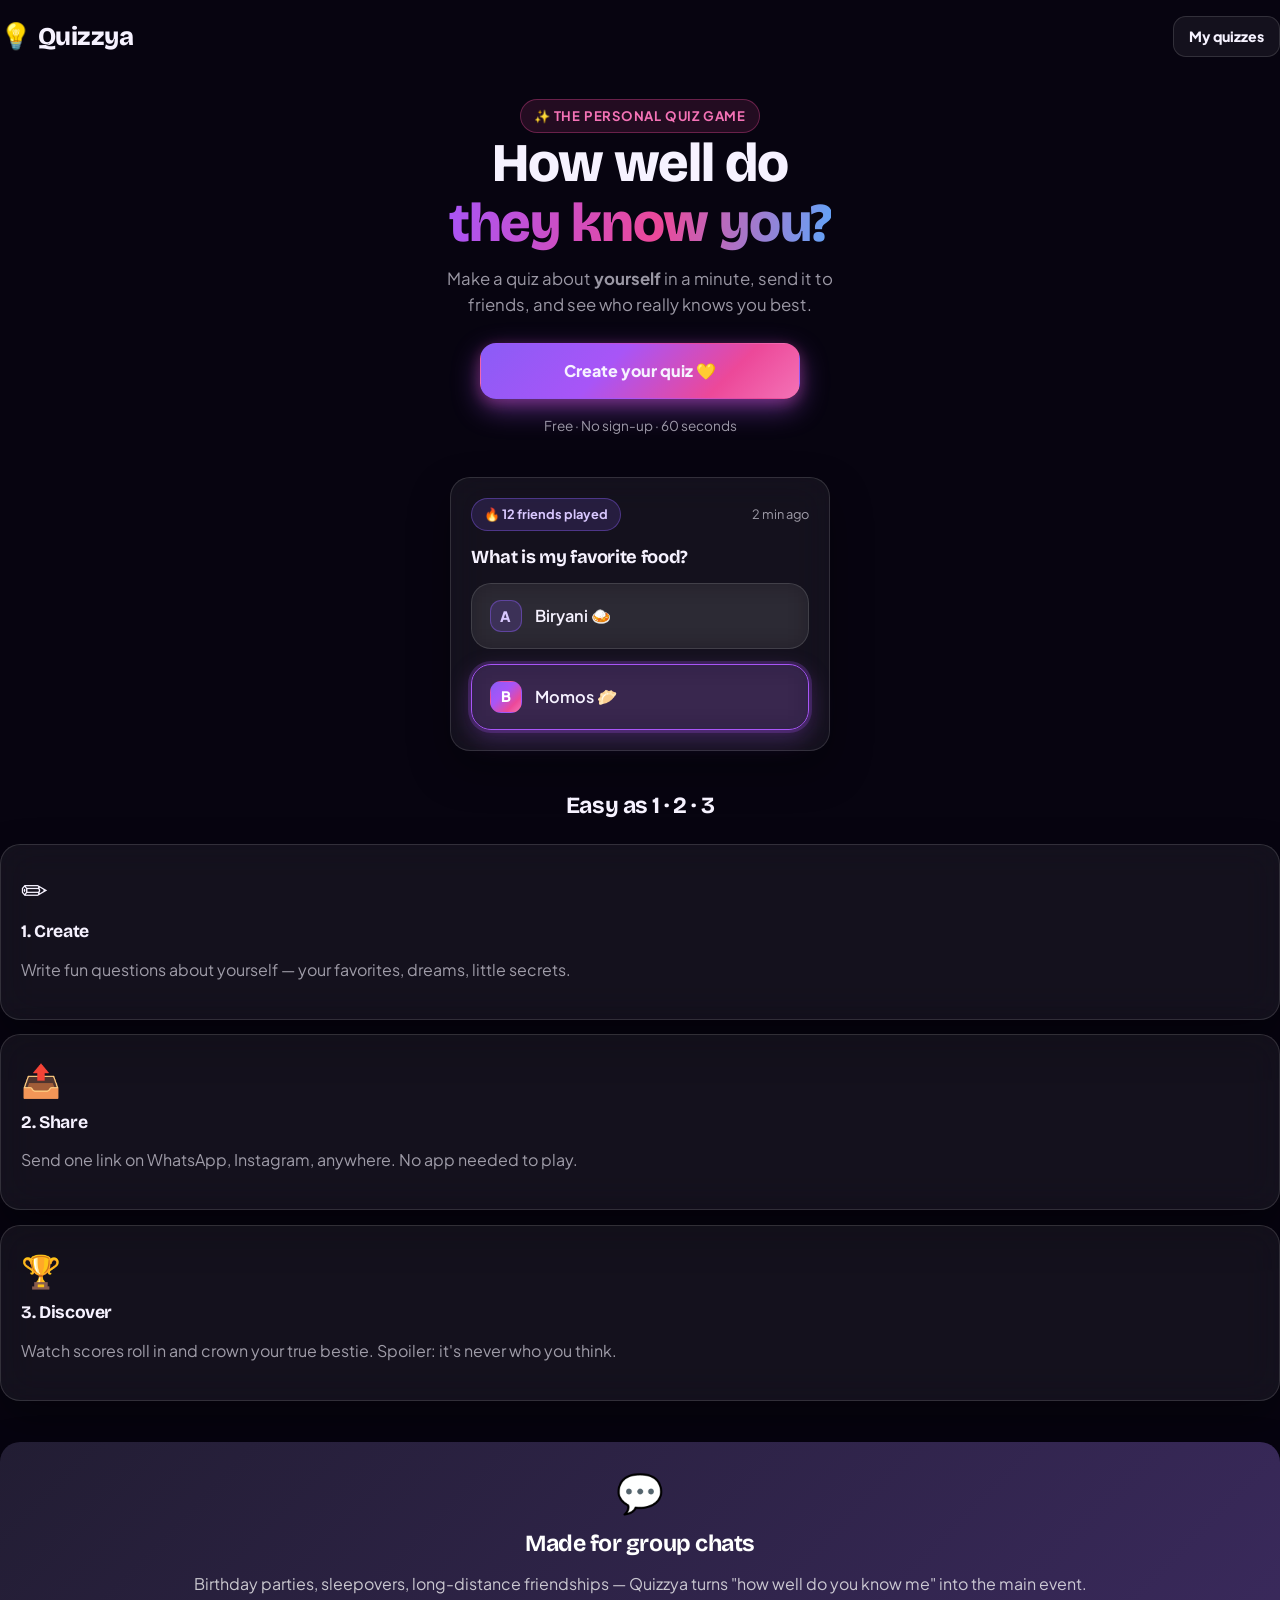
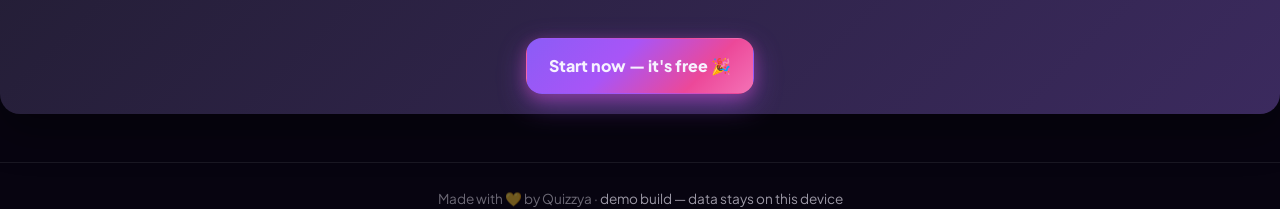
<file: index.html>
<!DOCTYPE html>
<html lang="en">
<head>
  <meta charset="UTF-8" />
  <meta name="viewport" content="width=device-width, initial-scale=1.0" />
  <title>Quizzya — How well do they know you?</title>
  <meta name="description" content="Create a fun personal quiz, share it with friends, and find out how well they really know you." />
  <link rel="preconnect" href="https://fonts.googleapis.com" />
  <link rel="preconnect" href="https://fonts.gstatic.com" crossorigin />
  <link href="https://fonts.googleapis.com/css2?family=Bricolage+Grotesque:opsz,wght@12..96,500;12..96,700;12..96,800&family=Plus+Jakarta+Sans:wght@400;600;700;800&display=swap" rel="stylesheet" />
  <link rel="stylesheet" href="css/style.css" />
</head>
<body>
  <div class="app">
    <nav class="nav rise">
      <a href="index.html" class="logo"><span class="logo-mark">💡</span>Quizzya</a>
      <a href="dashboard.html" class="btn btn-ghost btn-sm">My quizzes</a>
    </nav>

    <header class="center mt-3">
      <span class="eyebrow rise" style="--d:.05s">✨ The personal quiz game</span>
      <h1 class="rise" style="--d:.1s">How well do<br /><span class="grad-text">they know you?</span></h1>
      <p class="lead rise mt-2" style="--d:.18s;max-width:34ch;margin-inline:auto">
        Make a quiz about <b>yourself</b> in a minute, send it to friends, and see who really knows you best.
      </p>
      <div class="rise mt-3" style="--d:.26s">
        <a href="create.html" class="btn btn-primary btn-block" style="max-width:320px;margin:0 auto">Create your quiz 💛</a>
        <p class="muted mt-2" style="font-size:.85rem">Free · No sign-up · 60 seconds</p>
      </div>
    </header>

    <!-- Floating teaser card -->
    <div class="card rise mt-4 float-slow" style="--d:.34s;max-width:380px;margin-inline:auto;transform:rotate(-2deg)">
      <div class="row between">
        <span class="chip coral">🔥 12 friends played</span>
        <span class="muted" style="font-size:.8rem">2 min ago</span>
      </div>
      <h2 class="mt-2" style="font-size:1.15rem">What is my favorite food?</h2>
      <div class="stack mt-2">
        <div class="opt"><span class="key">A</span>Biryani 🍛</div>
        <div class="opt selected"><span class="key">B</span>Momos 🥟</div>
      </div>
    </div>

    <section class="mt-4">
      <h2 class="rise center">Easy as 1 · 2 · 3</h2>
      <div class="stack mt-3">
        <div class="card rise" style="--d:.05s">
          <div style="font-size:2rem">✏️</div>
          <h3 class="mt-1">1. Create</h3>
          <p class="muted">Write fun questions about yourself — your favorites, dreams, little secrets.</p>
        </div>
        <div class="card rise" style="--d:.12s">
          <div style="font-size:2rem">📤</div>
          <h3 class="mt-1">2. Share</h3>
          <p class="muted">Send one link on WhatsApp, Instagram, anywhere. No app needed to play.</p>
        </div>
        <div class="card rise" style="--d:.19s">
          <div style="font-size:2rem">🏆</div>
          <h3 class="mt-1">3. Discover</h3>
          <p class="muted">Watch scores roll in and crown your true bestie. Spoiler: it's never who you think.</p>
        </div>
      </div>
    </section>

    <section class="card center mt-4 rise" style="background:linear-gradient(135deg,#221d33,#3b2a5e);border:none;color:#fff">
      <div style="font-size:2.4rem" class="bounce-soft">💬</div>
      <h2 class="mt-1" style="color:#fff">Made for group chats</h2>
      <p style="color:rgba(255,255,255,.75)">Birthday parties, sleepovers, long-distance friendships — Quizzya turns "how well do you know me" into the main event.</p>
      <a href="create.html" class="btn btn-primary mt-3">Start now — it's free 🎉</a>
    </section>

    <footer class="footer">Made with 💛 by Quizzya · <span class="muted">demo build — data stays on this device</span></footer>
  </div>
  <script src="js/store.js"></script>
</body>
</html>
</file>
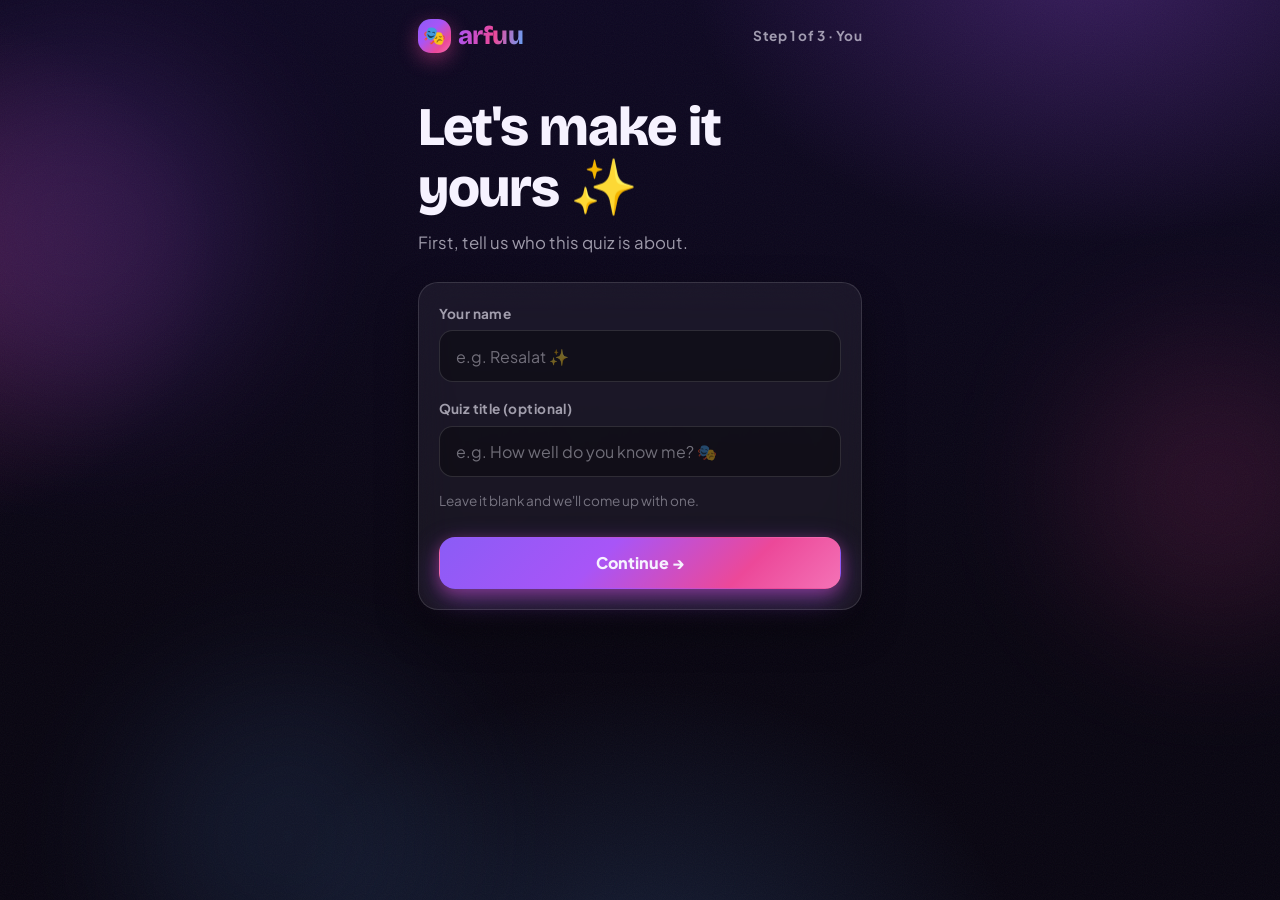
<file: builder.html>
<!DOCTYPE html>
<html lang="en">
<head>
  <meta charset="UTF-8">
  <meta name="viewport" content="width=device-width, initial-scale=1.0">
  <title>Builder — arfuu</title>
  <link rel="preconnect" href="https://fonts.googleapis.com">
  <link rel="preconnect" href="https://fonts.gstatic.com" crossorigin>
  <link href="https://fonts.googleapis.com/css2?family=Bricolage+Grotesque:wght@500;700;800&family=Plus+Jakarta+Sans:wght@400;600;700;800&display=swap" rel="stylesheet">
  <link rel="stylesheet" href="css/style.css">
</head>
<body>
  <!-- ambient background layers (every page) -->
  <div class="bg-fx"><i class="blob b1"></i><i class="blob b2"></i><i class="blob b3"></i></div>
  <div class="grain"></div>

  <div class="wrap">
    <!-- top nav -->
    <nav class="nav">
      <a class="logo" href="index.html"><span class="mark">🎭</span><em>arfuu</em></a>
      <span class="step-label">Step 2 of 3 · Questions</span>
    </nav>

    <!-- live question count + progress bar -->
    <div class="row between mt-3">
      <span class="chip" id="qCount">0 questions</span>
      <div class="progress" style="flex:1"><i id="bar"></i></div>
    </div>

    <div class="mt-2 rise">
      <h1>Ask the fun stuff 🎈</h1>
      <p class="lead">Add at least <b>3 questions</b>. Tap the ✓ on the right answer — only you know it!</p>
    </div>

    <!-- saved questions render here -->
    <div class="stack mt-3" id="qList"></div>

    <!-- question editor card -->
    <div class="card mt-3" id="editor">
      <h3 id="editorTitle">New question</h3>

      <div class="field mt-2">
        <input type="text" id="qText" maxlength="140" placeholder="e.g. What's my ultimate comfort food? 🍛" autocomplete="off">
      </div>

      <!-- answer option rows render here -->
      <div class="stack mt-2" id="optInputs"></div>

      <button class="btn btn-soft btn-sm mt-2" id="addOpt">＋ Add option</button>
      <p class="hint">Tap ✓ to mark the correct answer.</p>
      <!-- validation message, hidden until needed -->
      <p class="err hidden" id="qErr" role="alert"></p>

      <div class="row mt-2">
        <button class="btn btn-primary btn-block" id="saveQ">Add question ✓</button>
        <button class="btn btn-ghost hidden" id="cancelEdit">Cancel</button>
      </div>
    </div>

    <!-- bottom actions -->
    <div class="row mt-3">
      <a class="btn btn-ghost" href="create.html">← Back</a>
      <button class="btn btn-soft" id="toPreview" style="flex:1">Preview 👀</button>
    </div>
    <button class="btn btn-primary btn-block btn-lg mt-2" id="publish">Create My Quiz ✨</button>
  </div>

  <script src="js/store.js"></script>
  <script>
    // ============================================================
    // builder.html — Step 2 of 3: write the questions.
    // Reads/writes the draft in sessionStorage under 'arfuu_draft':
    //   { creatorName, title, questions: [{id, text, options[], correctIndex}] }
    // ============================================================

    const LETTERS = ['A', 'B', 'C', 'D', 'E', 'F'];
    const MAX_OPTIONS = 6;

    // ---- load the draft (create.html must have run first) ----
    let draft = null;
    try {
      draft = JSON.parse(sessionStorage.getItem('arfuu_draft'));
    } catch (e) { draft = null; }
    if (!draft || !draft.creatorName) {
      location.href = 'create.html';
    }

    // ---- editor state (kept outside the DOM so re-renders never wipe typing) ----
    let editingId = null;   // null = adding a new question
    let correctIdx = -1;    // which option row is marked ✓ (-1 = none)

    // Five friendly samples so nobody stares at a blank page.
    function seedSamples() {
      const samples = [
        { text: "What's my ultimate comfort food? 🍛", options: ['Pizza 🍕', 'Biryani 🍗', 'Momos 🥟', 'Pasta 🍝'], correctIndex: 1 },
        { text: 'Which cartoon could I rewatch forever? 📺', options: ['Tom & Jerry 🐭', 'Shinchan 😎', 'Doraemon 🔔', 'Oggy the cat 🐱'], correctIndex: 0 },
        { text: 'Pick the song stuck in my head right now 🎵', options: ['Kesariya 🎶', 'Perfect 🎸', 'Levitating 🪩', 'Apna Time Aayega 🎤'], correctIndex: 2 },
        { text: 'My dream trip would be to… ✈️', options: ['Paris 🗼', 'Bali 🏝️', 'Tokyo 🍣', 'Switzerland 🏔️'], correctIndex: 1 },
        { text: "On a free evening, I'm usually… 🌙", options: ['Gaming 🎮', 'Scrolling reels 📱', 'Out with friends 🧋', 'Reading 📚'], correctIndex: 0 },
      ];
      draft.questions = samples.map((s, i) => ({ id: 'seed' + (i + 1), text: s.text, options: s.options, correctIndex: s.correctIndex }));
      persist();
    }

    function persist() {
      try { sessionStorage.setItem('arfuu_draft', JSON.stringify(draft)); } catch (e) { /* storage full/blocked — keep going */ }
    }

    // ---- question counter + progress bar ----
    function updateCounter() {
      const n = draft.questions.length;
      $('#qCount').textContent = n + ' question' + (n === 1 ? '' : 's');
      $('#bar').style.width = (Math.min(n / 5, 1) * 100) + '%';
    }

    // ---- render the saved-question list ----
    function renderList() {
      const list = $('#qList');
      if (!draft.questions.length) {
        list.innerHTML = '<div class="empty"><span class="big">🫗</span><b>No questions yet</b><p>Add your first one below!</p></div>';
        return;
      }
      list.innerHTML = draft.questions.map((q, i) => `
        <article class="card pop">
          <div class="row between">
            <span class="badge-num">${i + 1}</span>
            <span class="row">
              <button class="icon-btn" data-act="edit" data-id="${q.id}" title="Edit question">✏️</button>
              <button class="icon-btn" data-act="del" data-id="${q.id}" title="Delete question">🗑️</button>
            </span>
          </div>
          <b style="display:block;margin-top:0.7rem">${esc(q.text)}</b>
          <p class="muted" style="margin:0.4rem 0 0">✓ ${esc(q.options[q.correctIndex] ?? '')}</p>
        </article>`).join('');
    }

    // One click handler for every edit/delete button (event delegation).
    $('#qList').addEventListener('click', (e) => {
      const btn = e.target.closest('[data-act]');
      if (!btn) return;
      const q = draft.questions.find((x) => x.id === btn.dataset.id);
      if (!q) return;
      if (btn.dataset.act === 'del') {
        draft.questions = draft.questions.filter((x) => x.id !== q.id);
        if (editingId === q.id) resetEditor();
        persist(); renderList(); updateCounter();
        toast('Poof — question deleted 🗑️');
      } else {
        startEdit(q);
      }
    });

    // ---- option rows in the editor ----
    // Read what's currently typed (so add/remove never loses input).
    function getRowValues() {
      return $$('#optInputs .opt-val').map((input) => input.value);
    }

    // Paint the option rows from an array of strings.
    function renderOptRows(values) {
      $('#optInputs').innerHTML = values.map((v, i) => `
        <div class="row opt-row">
          <span class="chip">${LETTERS[i]}</span>
          <input type="text" class="opt-val" style="flex:1" maxlength="60" placeholder="Option ${LETTERS[i]}…" value="${esc(v)}" autocomplete="off">
          <button class="icon-btn mark${i === correctIdx ? ' on' : ''}" title="Mark as correct">✓</button>
          <button class="icon-btn rm" title="Remove option" style="width:1.9rem;height:1.9rem;font-size:0.85rem">✕</button>
        </div>`).join('');
    }

    // Mark / remove buttons live inside #optInputs — one delegated handler.
    $('#optInputs').addEventListener('click', (e) => {
      const mark = e.target.closest('.mark');
      const rm = e.target.closest('.rm');
      const rows = $$('#optInputs .opt-row');
      const row = e.target.closest('.opt-row');
      const i = rows.indexOf(row);

      if (mark) {
        // Toggle: only one option can be "the one" at a time.
        correctIdx = (correctIdx === i) ? -1 : i;
        $$('#optInputs .mark').forEach((b, j) => b.classList.toggle('on', j === correctIdx));
      } else if (rm) {
        const values = getRowValues();
        if (values.length <= 2) { toast('Keep at least 2 options ✌️'); return; }
        values.splice(i, 1);
        if (correctIdx === i) correctIdx = -1;
        else if (correctIdx > i) correctIdx -= 1;
        renderOptRows(values);
      }
    });

    $('#addOpt').addEventListener('click', () => {
      const values = getRowValues();
      if (values.length >= MAX_OPTIONS) { toast('Max 6 options — keep it snappy ✂️'); return; }
      values.push('');
      renderOptRows(values);
      const inputs = $$('#optInputs .opt-val');
      inputs[inputs.length - 1].focus();
    });

    // ---- editor: new vs editing ----
    function resetEditor() {
      editingId = null;
      correctIdx = -1;
      $('#editorTitle').textContent = 'New question';
      $('#qText').value = '';
      renderOptRows(['', '']);
      $('#saveQ').textContent = 'Add question ✓';
      $('#cancelEdit').classList.add('hidden');
      hideErr();
    }

    function startEdit(q) {
      editingId = q.id;
      correctIdx = q.correctIndex;
      $('#editorTitle').textContent = 'Edit question';
      $('#qText').value = q.text;
      renderOptRows(q.options.slice());
      $('#saveQ').textContent = 'Save changes ✓';
      $('#cancelEdit').classList.remove('hidden');
      hideErr();
      $('#editor').scrollIntoView({ behavior: 'smooth', block: 'center' });
    }

    $('#cancelEdit').addEventListener('click', resetEditor);

    function showErr(msg) {
      const el = $('#qErr');
      el.textContent = msg;
      el.classList.remove('hidden');
    }
    function hideErr() {
      const el = $('#qErr');
      el.classList.add('hidden');
      el.textContent = '';
    }

    // ---- save (add new or apply edit) ----
    $('#saveQ').addEventListener('click', () => {
      hideErr();
      const text = $('#qText').value.trim();
      if (text.length < 4) {
        showErr('Give your question a little more love — 4+ characters ✏️');
        return;
      }
      const raw = getRowValues().map((v) => v.trim());
      const filled = raw.filter((v) => v);
      if (filled.length < 2) {
        showErr('Fill in at least 2 options so your friends can choose 🧩');
        return;
      }
      // No two options may read the same (case-insensitive).
      const seen = new Set();
      for (const opt of filled) {
        const key = opt.toLowerCase();
        if (seen.has(key)) { showErr('Oops — two options are the same! Make each one unique 👀'); return; }
        seen.add(key);
      }
      // The marked answer must be one of the filled options.
      if (correctIdx < 0 || !raw[correctIdx]) {
        showErr('Tap the ✓ on the right answer — only you know it! 💜');
        return;
      }
      const correctValue = raw[correctIdx];
      const newCorrect = filled.findIndex((v) => v === correctValue);
      const question = {
        id: editingId || ('q' + Date.now().toString(36) + Math.random().toString(36).slice(2, 6)),
        text,
        options: filled,
        correctIndex: newCorrect,
      };
      if (editingId) {
        const i = draft.questions.findIndex((q) => q.id === editingId);
        if (i > -1) draft.questions[i] = question;
        toast('Question updated ✨');
      } else {
        draft.questions.push(question);
        toast('Question added 🎉');
      }
      persist(); renderList(); updateCounter(); resetEditor();
    });

    // ---- footer actions ----
    $('#toPreview').addEventListener('click', () => {
      persist();
      location.href = 'preview.html';
    });

    $('#publish').addEventListener('click', async () => {
      if (draft.questions.length < 3) {
        toast('Add at least 3 questions first 🎈');
        $('#editor').scrollIntoView({ behavior: 'smooth', block: 'center' });
        return;
      }
      const btn = $('#publish');
      btn.disabled = true;
      btn.textContent = 'Creating… ✨';
      try {
        const r = await QuizStore.create({
          title: draft.title,
          creatorName: draft.creatorName,
          questions: draft.questions.map(({ text, options, correctIndex }) => ({ text, options, correctIndex })),
        });
        sessionStorage.removeItem('arfuu_draft');
        location.href = `share.html?id=${encodeURIComponent(r.id)}&secret=${encodeURIComponent(r.secret)}`;
      } catch (e) {
        btn.disabled = false;
        btn.textContent = 'Create My Quiz ✨';
        toast("Couldn't create — check your connection 😢");
      }
    });

    // ---- init ----
    if (!draft.questions || !draft.questions.length) seedSamples();
    renderOptRows(['', '']);
    renderList();
    updateCounter();
  </script>
</body>
</html>
</file>
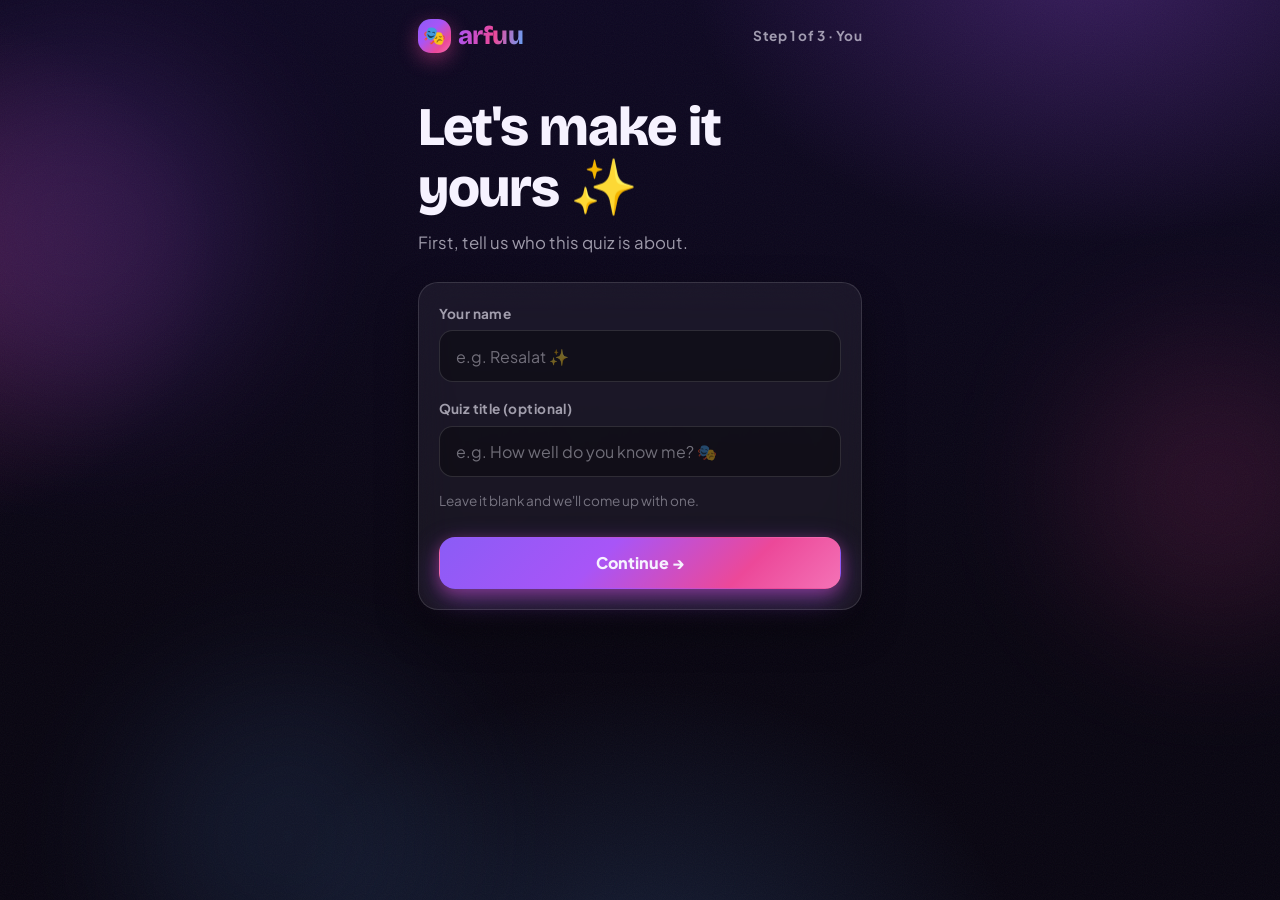
<file: create.html>
<!DOCTYPE html>
<html lang="en">
<head>
  <meta charset="UTF-8">
  <meta name="viewport" content="width=device-width, initial-scale=1.0">
  <title>Create your quiz — arfuu</title>
  <link rel="preconnect" href="https://fonts.googleapis.com">
  <link rel="preconnect" href="https://fonts.gstatic.com" crossorigin>
  <link href="https://fonts.googleapis.com/css2?family=Bricolage+Grotesque:wght@500;700;800&family=Plus+Jakarta+Sans:wght@400;600;700;800&display=swap" rel="stylesheet">
  <link rel="stylesheet" href="css/style.css">
</head>
<body>
  <!-- ambient background layers (every page) -->
  <div class="bg-fx"><i class="blob b1"></i><i class="blob b2"></i><i class="blob b3"></i></div>
  <div class="grain"></div>

  <div class="wrap">
    <!-- top nav -->
    <nav class="nav">
      <a class="logo" href="index.html"><span class="mark">🎭</span><em>arfuu</em></a>
      <span class="step-label">Step 1 of 3 · You</span>
    </nav>

    <div class="mt-3 rise">
      <h1>Let's make it yours ✨</h1>
      <p class="lead">First, tell us who this quiz is about.</p>
    </div>

    <div class="card mt-3 rise" style="--d:.08s">
      <!-- quiz creator name -->
      <div class="field">
        <label for="name">Your name</label>
        <input type="text" id="name" maxlength="30" placeholder="e.g. Resalat ✨" autocomplete="off">
      </div>
      <!-- optional custom title -->
      <div class="field mt-2">
        <label for="quizTitle">Quiz title (optional)</label>
        <input type="text" id="quizTitle" maxlength="60" placeholder="e.g. How well do you know me? 🎭" autocomplete="off">
        <p class="hint">Leave it blank and we'll come up with one.</p>
      </div>
      <!-- validation message, hidden until needed -->
      <p class="err hidden" id="err" role="alert"></p>

      <button class="btn btn-primary btn-block mt-3" id="go">Continue →</button>
    </div>
  </div>

  <script src="js/store.js"></script>
  <script>
    // Step 1 of quiz creation: who is this quiz about?
    // We stash a draft in sessionStorage so builder.html can pick it up.

    const nameInput = document.getElementById("name");
    const titleInput = document.getElementById("quizTitle");
    const errEl = document.getElementById("err");
    const goBtn = document.getElementById("go");

    // Show a validation error under the form.
    function showError(msg) {
      if (!errEl) return;
      errEl.textContent = msg;
      errEl.classList.remove("hidden");
    }

    function hideError() {
      if (!errEl) return;
      errEl.classList.add("hidden");
      errEl.textContent = "";
    }

    // Validate, save the draft, and move on to the builder.
    function goNext() {
      hideError();
      const name = nameInput ? nameInput.value.trim() : "";
      if (name.length < 2) {
        showError("Give us at least 2 letters 😊");
        if (nameInput) nameInput.focus();
        return;
      }
      const title = (titleInput && titleInput.value.trim()) || name + "'s quiz";

      try {
        sessionStorage.setItem(
          "arfuu_draft",
          JSON.stringify({ creatorName: name, title: title, questions: [] })
        );
      } catch (e) {
        // sessionStorage can throw in private mode — still continue,
        // the builder will nudge back to this page if the draft is missing.
        toast("Couldn't save the draft, but let's try anyway 💜");
      }
      location.href = "builder.html";
    }

    if (goBtn) goBtn.addEventListener("click", goNext);
    // Let Enter submit from either field.
    if (nameInput) nameInput.addEventListener("keydown", (e) => { if (e.key === "Enter") goNext(); });
    if (titleInput) titleInput.addEventListener("keydown", (e) => { if (e.key === "Enter") goNext(); });
  </script>
</body>
</html>
</file>
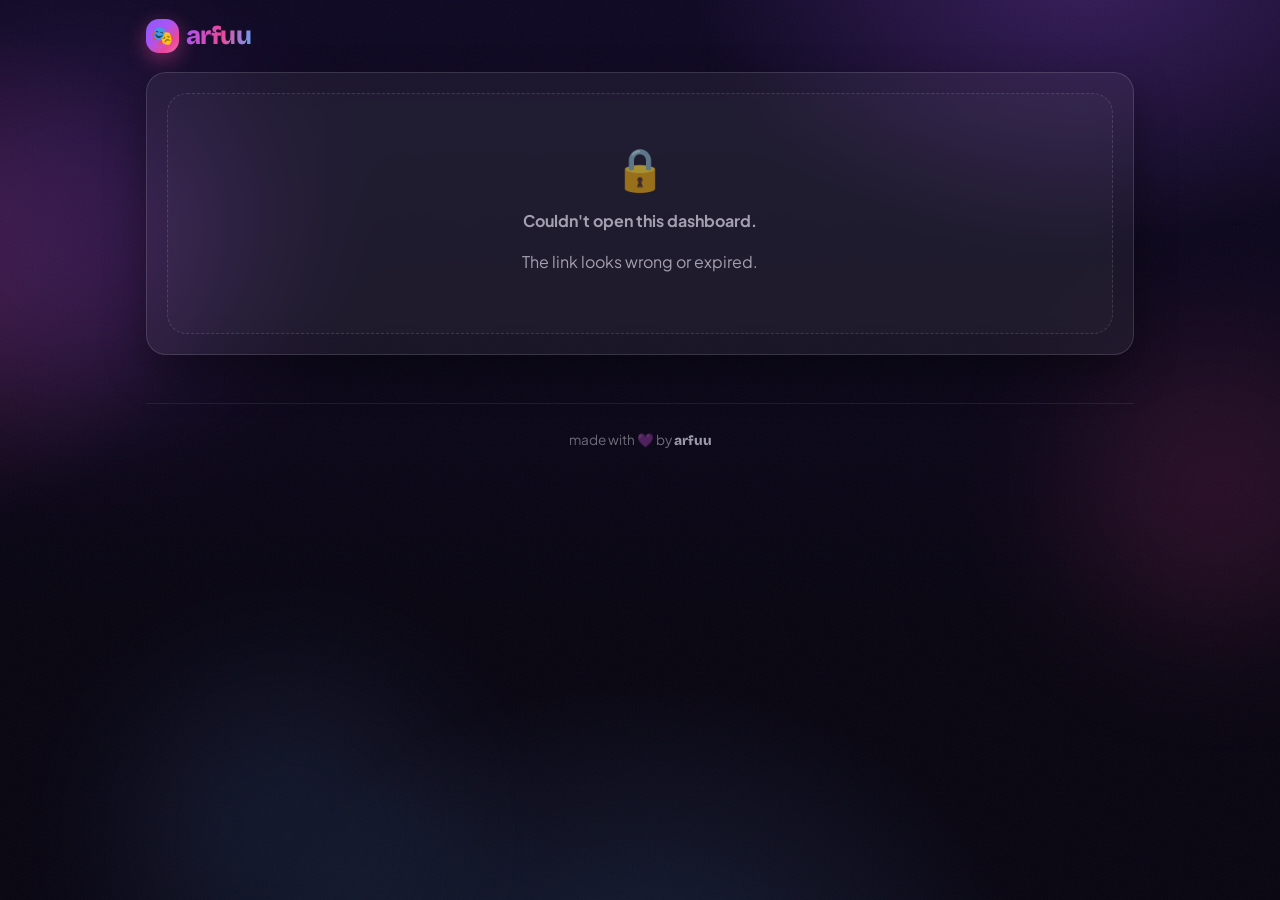
<file: dashboard.html>
<!DOCTYPE html>
<html lang="en">
<head>
  <meta charset="UTF-8">
  <meta name="viewport" content="width=device-width, initial-scale=1.0">
  <title>Your Dashboard — arfuu</title>
  <!-- Google fonts used by the design system -->
  <link rel="preconnect" href="https://fonts.googleapis.com">
  <link rel="preconnect" href="https://fonts.gstatic.com" crossorigin>
  <link href="https://fonts.googleapis.com/css2?family=Bricolage+Grotesque:wght@500;700;800&family=Plus+Jakarta+Sans:wght@400;600;700;800&display=swap" rel="stylesheet">
  <link rel="stylesheet" href="css/style.css">
</head>
<body>
  <!-- Ambient background: gradient blobs + film grain -->
  <div class="bg-fx"><i class="blob b1"></i><i class="blob b2"></i><i class="blob b3"></i></div>
  <div class="grain"></div>

  <div class="wrap wrap-wide">
    <!-- Brand header -->
    <nav class="nav">
      <a class="logo" href="index.html"><span class="mark">🎭</span><em>arfuu</em></a>
    </nav>

    <!-- Loading state: replaced by content or by the error box -->
    <div id="loading" class="card center rise">Loading your dashboard… 💜</div>

    <!-- Everything below is rendered by JS into #dash -->
    <div id="dash" class="hidden"></div>

    <footer class="footer">made with 💜 by <span class="flogo">arfuu</span></footer>
  </div>

  <script src="js/store.js"></script>
  <script>
    // ============================================================
    // dashboard.html — the quiz creator's private results view.
    // URL: dashboard.html?id=<quizId>&secret=<quizSecret>
    // The secret unlocks the answers + everyone's responses.
    // ============================================================
    (async function () {
      'use strict';

      var loading = document.getElementById('loading');
      var dash = document.getElementById('dash');

      // fmtDate may not exist in store.js yet — provide a safe local fallback.
      var fmtDate = window.fmtDate || function (iso) {
        try {
          return new Date(iso).toLocaleDateString(undefined, {
            day: 'numeric',
            month: 'short',
            year: 'numeric',
          });
        } catch (e) {
          return '';
        }
      };

      // ---- read ?id=&secret= from the URL ----
      var qs = new URLSearchParams(location.search);
      var id = qs.get('id');
      var secret = qs.get('secret');

      // ---- error state: bad/missing link ----
      function showError() {
        loading.innerHTML =
          '<div class="empty">' +
          '<span class="big">🔒</span>' +
          "<b>Couldn't open this dashboard.</b>" +
          '<p>The link looks wrong or expired.</p>' +
          '</div>';
      }

      if (!id || !secret) {
        showError();
        return;
      }

      // ---- one response card: expandable, with per-question review ----
      function responseCard(r, quiz) {
        var rows = quiz.questions
          .map(function (q, i) {
            var picked = r.picks[i];
            var good = picked === q.correctIndex;
            var ra = good
              ? 'Picked: <b>' + esc(q.options[picked] ?? '—') + '</b> ✓'
              : 'Picked: <b>' +
                esc(q.options[picked] ?? '—') +
                '</b> ✗<br>Correct: <b>' +
                esc(q.options[q.correctIndex] ?? '—') +
                '</b>';
            return (
              '<div class="review-item ' + (good ? 'good' : 'bad') + '">' +
              '<div class="rq">' + (i + 1) + '. ' + esc(q.text) + '</div>' +
              '<div class="ra">' + ra + '</div>' +
              '</div>'
            );
          })
          .join('');

        return (
          '<details class="rev pop">' +
          '<summary>' +
          '<span><b>' + esc(r.playerName) + '</b>' +
          '<span class="muted"> · ' + esc(fmtDate(r.createdAt)) + '</span></span>' +
          '<span class="row">' +
          '<span class="chip pink">' + r.score + '/' + r.total + '</span>' +
          '<span class="chip blue">' + r.percentage + '%</span>' +
          '</span>' +
          '</summary>' +
          '<div class="rev-body stack">' + rows + '</div>' +
          '</details>'
        );
      }

      // ---- main render ----
      async function render(data) {
        var quiz = data.quiz;
        var responses = data.responses || [];
        var stats = data.stats || {};
        var link = await QuizStore.shareLink(quiz.id); // await works on sync or async
        var avg = Number(stats.avgScore || 0).toFixed(1);

        var respHtml = responses.length
          ? responses.map(function (r) { return responseCard(r, quiz); }).join('')
          : '<div class="empty">' +
            '<span class="big">🫗</span>' +
            "<b>No one's played yet!</b>" +
            '<p>Share your link in the group chat and watch the scores roll in 👀</p>' +
            '</div>';

        dash.innerHTML =
          '<header class="mt-2">' +
          '<h1>' + esc(quiz.title) + '</h1>' +
          '<p class="muted">by ' + esc(quiz.creatorName) + ' · ' + esc(fmtDate(quiz.createdAt)) + '</p>' +
          '</header>' +

          '<div class="stats mt-3">' +
          '<div class="stat"><b>' + (stats.questions ?? quiz.questionCount ?? 0) + '</b><span>questions</span></div>' +
          '<div class="stat"><b>' + responses.length + '</b><span>responses</span></div>' +
          '<div class="stat"><b>' + avg + '</b><span>avg score</span></div>' +
          '</div>' +

          '<div class="card card-glow mt-3">' +
          '<div class="field">' +
          '<label for="pubLink">🔗 Public quiz link</label>' +
          '<div class="row">' +
          '<input type="text" id="pubLink" readonly value="' + esc(link) + '" style="flex:1">' +
          '<button type="button" class="btn btn-soft btn-sm" id="copyPub">Copy 📋</button>' +
          '</div>' +
          '</div>' +
          '<a class="muted mt-2" style="display:inline-block;font-size:.9rem" href="take.html?id=' +
          encodeURIComponent(quiz.id) + '">Open the quiz ↗</a>' +
          '</div>' +

          '<h2 class="mt-4">Responses 💬</h2>' +
          '<div id="respList" class="stack mt-2">' + respHtml + '</div>';

        loading.classList.add('hidden');
        dash.classList.remove('hidden');

        // ---- copy button: clipboard API with a select fallback ----
        document.getElementById('copyPub').addEventListener('click', async function () {
          var input = document.getElementById('pubLink');
          try {
            await navigator.clipboard.writeText(input.value);
            toast('Link copied 💌');
          } catch (e) {
            input.select();
            try {
              document.execCommand('copy');
              toast('Link copied 💌');
            } catch (e2) {
              toast('Long-press to copy the link 💌');
            }
          }
        });
      }

      // ---- load the private data; wrong secret throws -> error box ----
      try {
        var data = await QuizStore.responses(id, secret);
        await render(data);
      } catch (e) {
        showError();
      }
    })();
  </script>
</body>
</html>
</file>
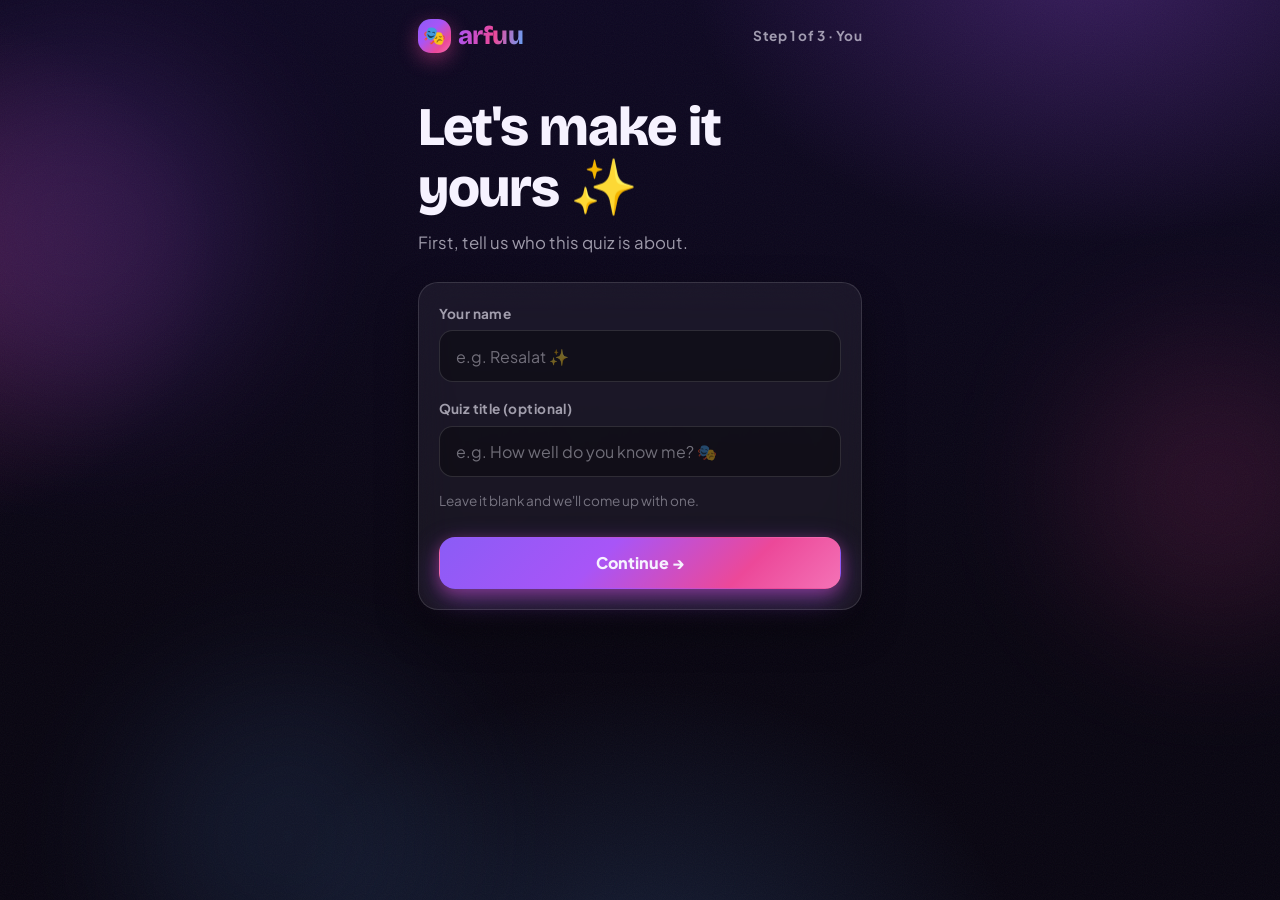
<file: preview.html>
<!DOCTYPE html>
<html lang="en">
<head>
  <meta charset="UTF-8">
  <meta name="viewport" content="width=device-width, initial-scale=1.0">
  <title>Preview — arfuu</title>
  <link rel="preconnect" href="https://fonts.googleapis.com">
  <link rel="preconnect" href="https://fonts.gstatic.com" crossorigin>
  <link href="https://fonts.googleapis.com/css2?family=Bricolage+Grotesque:wght@500;700;800&family=Plus+Jakarta+Sans:wght@400;600;700;800&display=swap" rel="stylesheet">
  <link rel="stylesheet" href="css/style.css">
</head>
<body>
  <!-- ambient background layers (every page) -->
  <div class="bg-fx"><i class="blob b1"></i><i class="blob b2"></i><i class="blob b3"></i></div>
  <div class="grain"></div>

  <div class="wrap">
    <!-- top nav -->
    <nav class="nav">
      <a class="logo" href="index.html"><span class="mark">🎭</span><em>arfuu</em></a>
    </nav>

    <!-- everything below renders from the draft -->
    <div class="center mt-3 rise">
      <span class="chip blue">👀 Preview — what your friends will see</span>

      <div class="card mt-3">
        <span class="chip pink" id="creatorChip">💜 quiz</span>
        <h2 class="mt-2" id="quizTitle"></h2>

        <!-- first question, exactly as a player sees it -->
        <div id="firstQ" class="mt-3"></div>

        <p class="muted mt-2" id="moreLine"></p>
      </div>

      <div class="row mt-3" style="justify-content:center">
        <a class="btn btn-ghost" href="builder.html">← Back to builder</a>
      </div>
    </div>
  </div>

  <script src="js/store.js"></script>
  <script>
    // ============================================================
    // preview.html — a sneak peek of the quiz before publishing.
    // Reads the draft from sessionStorage; no draft = back to start.
    // ============================================================

    const LETTERS = ['A', 'B', 'C', 'D', 'E', 'F'];

    let draft = null;
    try {
      draft = JSON.parse(sessionStorage.getItem('arfuu_draft'));
    } catch (e) { draft = null; }
    if (!draft || !draft.creatorName) {
      location.href = 'create.html';
    }

    // Paint the preview card from the draft.
    (function render() {
      $('#creatorChip').textContent = `💜 ${draft.creatorName}'s quiz`;
      $('#quizTitle').textContent = draft.title || 'My quiz';

      const n = (draft.questions || []).length;
      const box = $('#firstQ');

      if (!n) {
        box.innerHTML = '<div class="empty"><span class="big">🫗</span><b>No questions yet</b><p>Head back and add some!</p></div>';
        $('#moreLine').textContent = '';
        return;
      }

      const q = draft.questions[0];
      box.innerHTML = `
        <p class="step-label">Question 1 of ${n}</p>
        <b style="display:block;margin-top:0.4rem">${esc(q.text)}</b>
        <div class="stack mt-2">
          ${q.options.map((opt, i) => `
            <button class="opt" disabled><span class="key">${LETTERS[i]}</span>${esc(opt)}</button>`).join('')}
        </div>`;

      $('#moreLine').textContent = n > 1
        ? `…and ${n - 1} more question${n - 1 === 1 ? '' : 's'} waiting 👀`
        : 'Looking good — add more in the builder! ✨';
    })();
  </script>
</body>
</html>
</file>
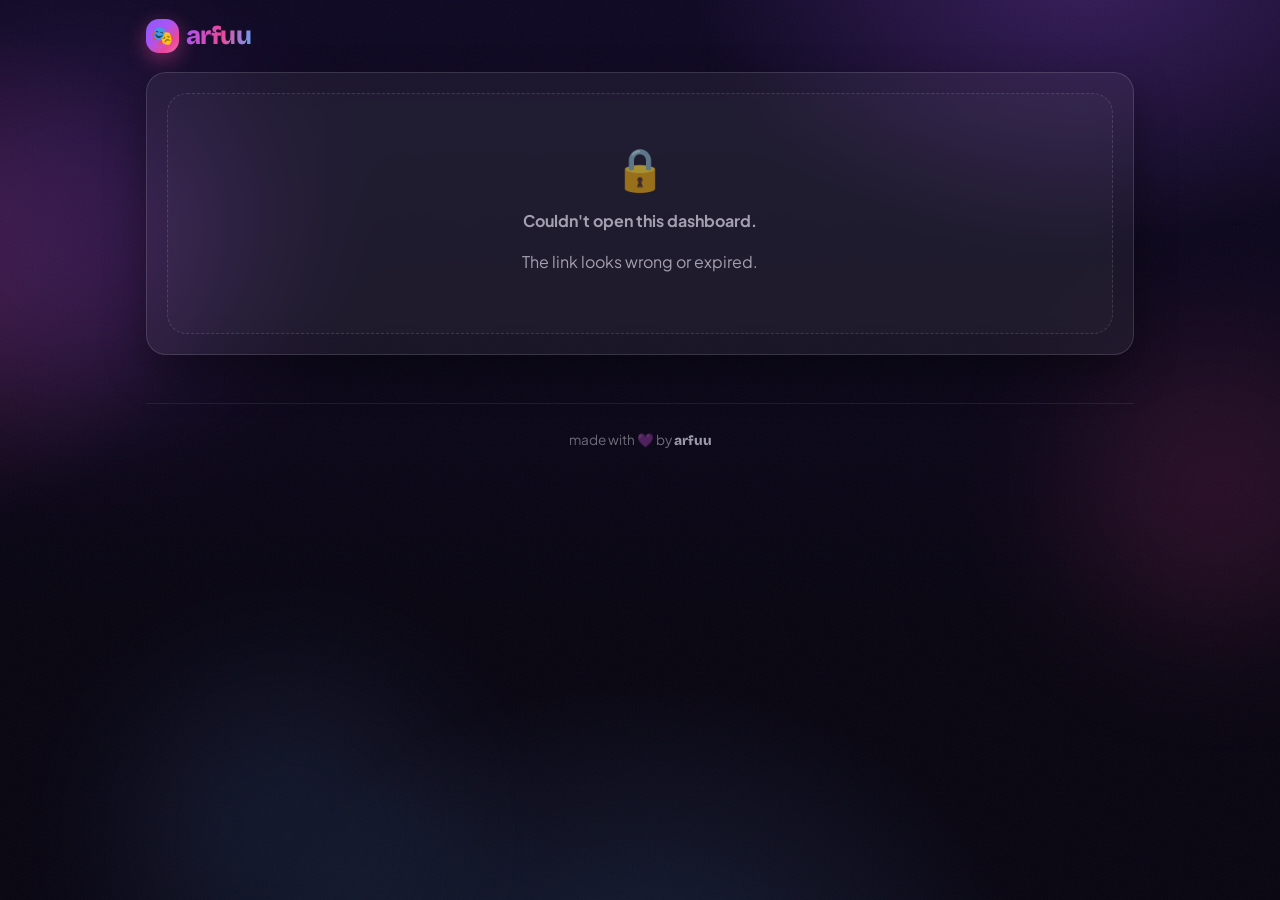
<file: responses.html>
<!DOCTYPE html>
<html lang="en">
<head>
  <meta charset="UTF-8">
  <meta name="viewport" content="width=device-width, initial-scale=1.0">
  <title>Responses — arfuu</title>
  <!-- Google fonts used by the design system -->
  <link rel="preconnect" href="https://fonts.googleapis.com">
  <link rel="preconnect" href="https://fonts.gstatic.com" crossorigin>
  <link href="https://fonts.googleapis.com/css2?family=Bricolage+Grotesque:wght@500;700;800&family=Plus+Jakarta+Sans:wght@400;600;700;800&display=swap" rel="stylesheet">
  <link rel="stylesheet" href="css/style.css">
</head>
<body>
  <!-- Ambient background: gradient blobs + film grain -->
  <div class="bg-fx"><i class="blob b1"></i><i class="blob b2"></i><i class="blob b3"></i></div>
  <div class="grain"></div>

  <div class="wrap">
    <!-- Brand header -->
    <nav class="nav">
      <a class="logo" href="index.html"><span class="mark">🎭</span><em>arfuu</em></a>
    </nav>
    <p class="muted center mt-4">Taking you to your responses…</p>
  </div>

  <script src="js/store.js"></script>
  <script>
    // ============================================================
    // responses.html — tiny redirect page.
    // The dashboard lives at dashboard.html; this page just keeps the
    // query string (?id=&secret=) exactly as-is and hands it over.
    // ============================================================
    var s = location.search;
    location.replace('dashboard.html' + s);
  </script>
  <noscript>
    <div class="wrap"><p class="muted">Enable JavaScript to view your responses 💜</p></div>
  </noscript>
</body>
</html>
</file>
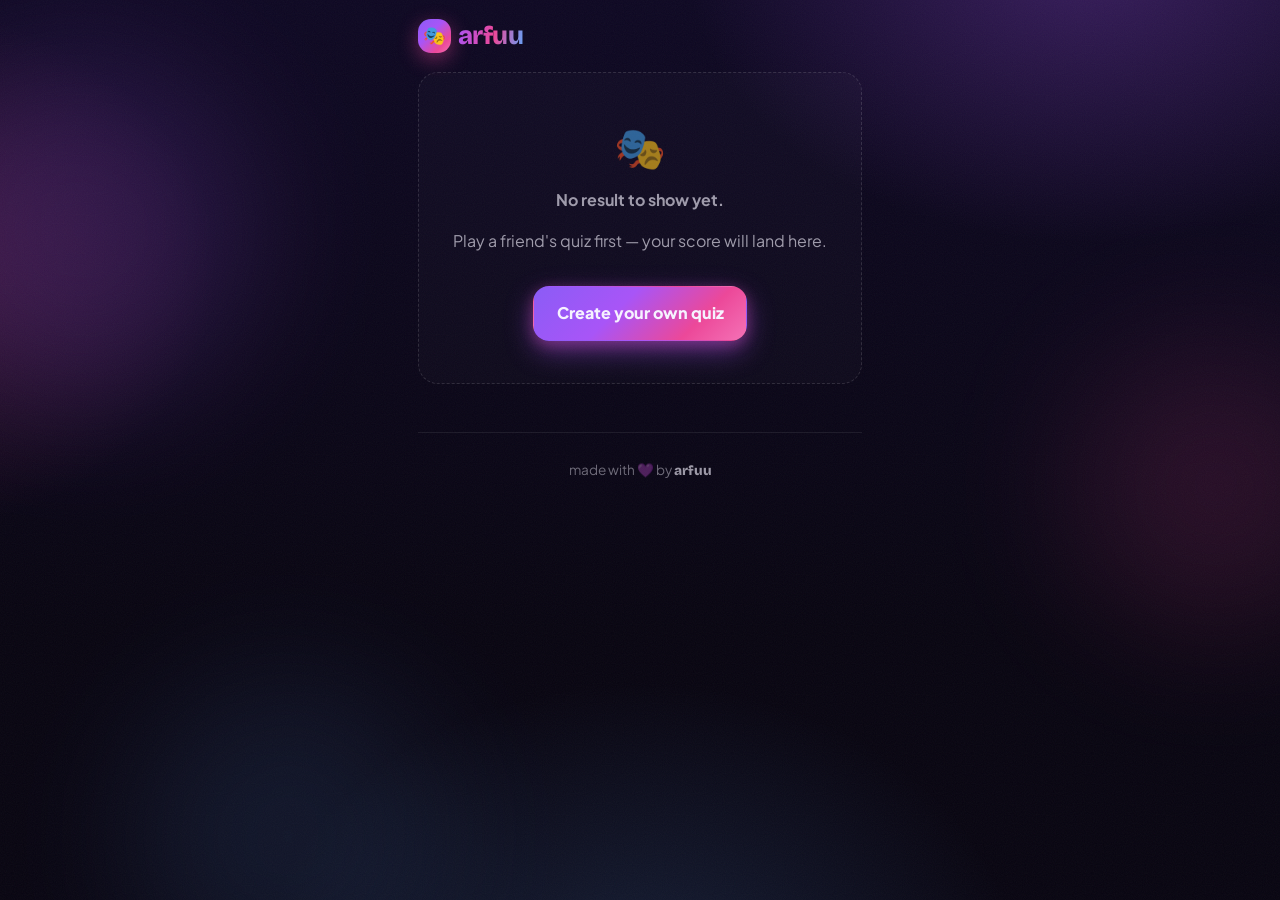
<file: result.html>
<!DOCTYPE html>
<html lang="en">
<head>
  <meta charset="UTF-8">
  <meta name="viewport" content="width=device-width, initial-scale=1.0">
  <title>Your Result — arfuu</title>
  <!-- Google fonts used by the design system -->
  <link rel="preconnect" href="https://fonts.googleapis.com">
  <link rel="preconnect" href="https://fonts.gstatic.com" crossorigin>
  <link href="https://fonts.googleapis.com/css2?family=Bricolage+Grotesque:wght@500;700;800&family=Plus+Jakarta+Sans:wght@400;600;700;800&display=swap" rel="stylesheet">
  <link rel="stylesheet" href="css/style.css">
</head>
<body>
  <!-- Ambient background: gradient blobs + film grain -->
  <div class="bg-fx"><i class="blob b1"></i><i class="blob b2"></i><i class="blob b3"></i></div>
  <div class="grain"></div>

  <div class="wrap">
    <!-- Brand header -->
    <nav class="nav">
      <a class="logo" href="index.html"><span class="mark">🎭</span><em>arfuu</em></a>
    </nav>

    <!-- Shown when there is no saved result in sessionStorage -->
    <div id="emptyBox" class="empty hidden rise">
      <span class="big">🎭</span>
      <b>No result to show yet.</b>
      <p class="muted">Play a friend's quiz first — your score will land here.</p>
      <a class="btn btn-primary mt-2" href="create.html">Create your own quiz</a>
    </div>

    <!-- Shown when a result was saved by take.html -->
    <div id="resultBox" class="hidden">
      <div class="center mt-2">
        <span class="chip pink">🎭 result</span>
        <div id="playerChipWrap" class="mt-2"></div>
        <h2 id="rTitle" class="mt-2">Your quiz</h2>
        <!-- Big animated score, filled in by JS as "score/total" -->
        <div class="score-big mt-3" id="score">0/0</div>
        <p class="lead" id="pct">0%</p>
        <p class="lead" id="msg"></p>
      </div>

      <h3 class="mt-4">Answer review 👀</h3>
      <div id="revList" class="stack mt-2"></div>

      <div class="stack mt-3">
        <a class="btn btn-primary btn-block btn-lg" href="create.html">Create Your Own Quiz ✨</a>
        <button class="btn btn-ghost btn-block" id="shareQuiz" type="button">Share this quiz 💌</button>
      </div>
    </div>

    <footer class="footer">made with 💜 by <span class="flogo">arfuu</span></footer>
  </div>

  <script src="js/store.js"></script>
  <script>
    // ============================================================
    // result.html — shows the score from the quiz you just played.
    // take.html saves { quizId, result } into sessionStorage under
    // 'arfuu_last' right after grading, and we pick it up here.
    // ============================================================
    (async function () {
      'use strict';

      // ---- grab the static elements we will fill in ----
      var emptyBox = document.getElementById('emptyBox');
      var resultBox = document.getElementById('resultBox');
      var playerChipWrap = document.getElementById('playerChipWrap');
      var rTitle = document.getElementById('rTitle');
      var scoreEl = document.getElementById('score');
      var pctEl = document.getElementById('pct');
      var msgEl = document.getElementById('msg');
      var revList = document.getElementById('revList');
      var shareBtn = document.getElementById('shareQuiz');

      // ---- 1. read the saved result (may be missing) ----
      var saved = null;
      try {
        saved = JSON.parse(sessionStorage.getItem('arfuu_last'));
      } catch (e) {
        saved = null; // corrupt JSON -> treat as missing
      }

      if (!saved || !saved.result) {
        emptyBox.classList.remove('hidden');
        return;
      }
      resultBox.classList.remove('hidden');

      var quizId = saved.quizId;
      var result = saved.result;
      var score = result.score || 0;
      var total = result.total || 0;
      var percentage = result.percentage || 0;
      var review = result.review || [];

      // ---- 2. quiz title (fall back to a generic name) ----
      try {
        var quiz = await QuizStore.get(quizId); // await works on sync or async
        if (quiz && quiz.title) rTitle.textContent = quiz.title;
      } catch (e) {
        /* keep the fallback title */
      }

      // ---- 3. player name chip, only if we know who played ----
      if (result.playerName) {
        playerChipWrap.innerHTML = '<span class="chip">🙋 ' + esc(result.playerName) + '</span>';
      }

      // ---- 4. tiered message based on percentage ----
      function tierMessage(pct) {
        if (pct === 100) return 'Absolute legend! Nobody knows them like you do. 🏆';
        if (pct >= 80) return 'Certified bestie status: UNLOCKED 🔥';
        if (pct >= 60) return 'Pretty solid — a few sneaky ones got you 👀';
        if (pct >= 40) return 'Hmm… suspicious. Rematch when? 🙂';
        return 'Fake friend detected 😅 (kidding… mostly)';
      }

      // ---- 5. count-up animation: score 0 → final, then reveal pct ----
      var reduceMotion = window.matchMedia('(prefers-reduced-motion: reduce)').matches;

      function finish() {
        // shown after the count-up (or immediately if reduced motion)
        pctEl.textContent = percentage + '%';
        msgEl.textContent = tierMessage(percentage);
        maybeConfetti();
      }

      if (reduceMotion) {
        scoreEl.textContent = score + '/' + total;
        finish();
      } else {
        var startedAt = null;
        var DURATION = 900; // ~0.9s count-up
        function frame(now) {
          if (startedAt === null) startedAt = now;
          var p = Math.min((now - startedAt) / DURATION, 1);
          var eased = 1 - Math.pow(1 - p, 3); // ease-out cubic
          scoreEl.textContent = Math.round(eased * score) + '/' + total;
          if (p < 1) {
            requestAnimationFrame(frame);
          } else {
            finish();
          }
        }
        requestAnimationFrame(frame);
      }

      // ---- 6. answer review: green when right, red when wrong ----
      revList.innerHTML = review
        .map(function (r, i) {
          var good = r.picked === r.correctIndex;
          var pickedOpt = esc((r.options && r.options[r.picked]) ?? '—');
          var correctOpt = esc((r.options && r.options[r.correctIndex]) ?? '—');
          var ra = good
            ? 'You picked <b>' + pickedOpt + '</b> ✓'
            : 'You picked <b>' + pickedOpt + '</b> ✗<br>Correct: <b>' + correctOpt + '</b> ✓';
          return (
            '<div class="review-item ' + (good ? 'good' : 'bad') + '">' +
            '<div class="rq">' + (i + 1) + '. ' + esc(r.text) + '</div>' +
            '<div class="ra">' + ra + '</div>' +
            '</div>'
          );
        })
        .join('');

      // ---- 7. share this quiz: copy its public link ----
      shareBtn.addEventListener('click', async function () {
        var link = await QuizStore.shareLink(quizId); // await works on sync or async
        try {
          await navigator.clipboard.writeText(link);
          toast('Quiz link copied 💌');
        } catch (e) {
          // clipboard API blocked (older browser / non-secure context): prompt fallback
          window.prompt('Copy your quiz link:', link);
        }
      });

      // ---- lightweight confetti: brand colors, 3.5s, then gone ----
      function maybeConfetti() {
        if (percentage < 70) return; // only celebrate good scores
        if (reduceMotion) return; // respect prefers-reduced-motion
        var colors = ['#8b5cf6', '#a855f7', '#ec4899', '#f472b6', '#60a5fa'];
        var canvas = document.createElement('canvas');
        canvas.style.cssText = 'position:fixed;inset:0;pointer-events:none;z-index:98';
        document.body.appendChild(canvas);
        var ctx = canvas.getContext('2d');
        canvas.width = window.innerWidth;
        canvas.height = window.innerHeight;
        // spawn ~120 falling pieces from the top
        var pieces = [];
        for (var i = 0; i < 120; i++) {
          pieces.push({
            x: Math.random() * canvas.width,
            y: -20 - Math.random() * canvas.height * 0.3,
            w: 6 + Math.random() * 6,
            h: 8 + Math.random() * 8,
            vy: 2 + Math.random() * 3.5,
            vx: -1.5 + Math.random() * 3,
            rot: Math.random() * Math.PI * 2,
            vr: -0.1 + Math.random() * 0.2,
            color: colors[(Math.random() * colors.length) | 0],
          });
        }
        var started = performance.now();
        (function tick(now) {
          ctx.clearRect(0, 0, canvas.width, canvas.height);
          for (var j = 0; j < pieces.length; j++) {
            var p = pieces[j];
            p.vy += 0.06; // gravity
            p.x += p.vx;
            p.y += p.vy;
            p.rot += p.vr;
            ctx.save();
            ctx.translate(p.x, p.y);
            ctx.rotate(p.rot);
            ctx.fillStyle = p.color;
            ctx.fillRect(-p.w / 2, -p.h / 2, p.w, p.h);
            ctx.restore();
          }
          if (now - started < 3500) {
            requestAnimationFrame(tick);
          } else {
            canvas.remove(); // clean up, don't leave a dead canvas around
          }
        })();
      }
    })();
  </script>
</body>
</html>
</file>
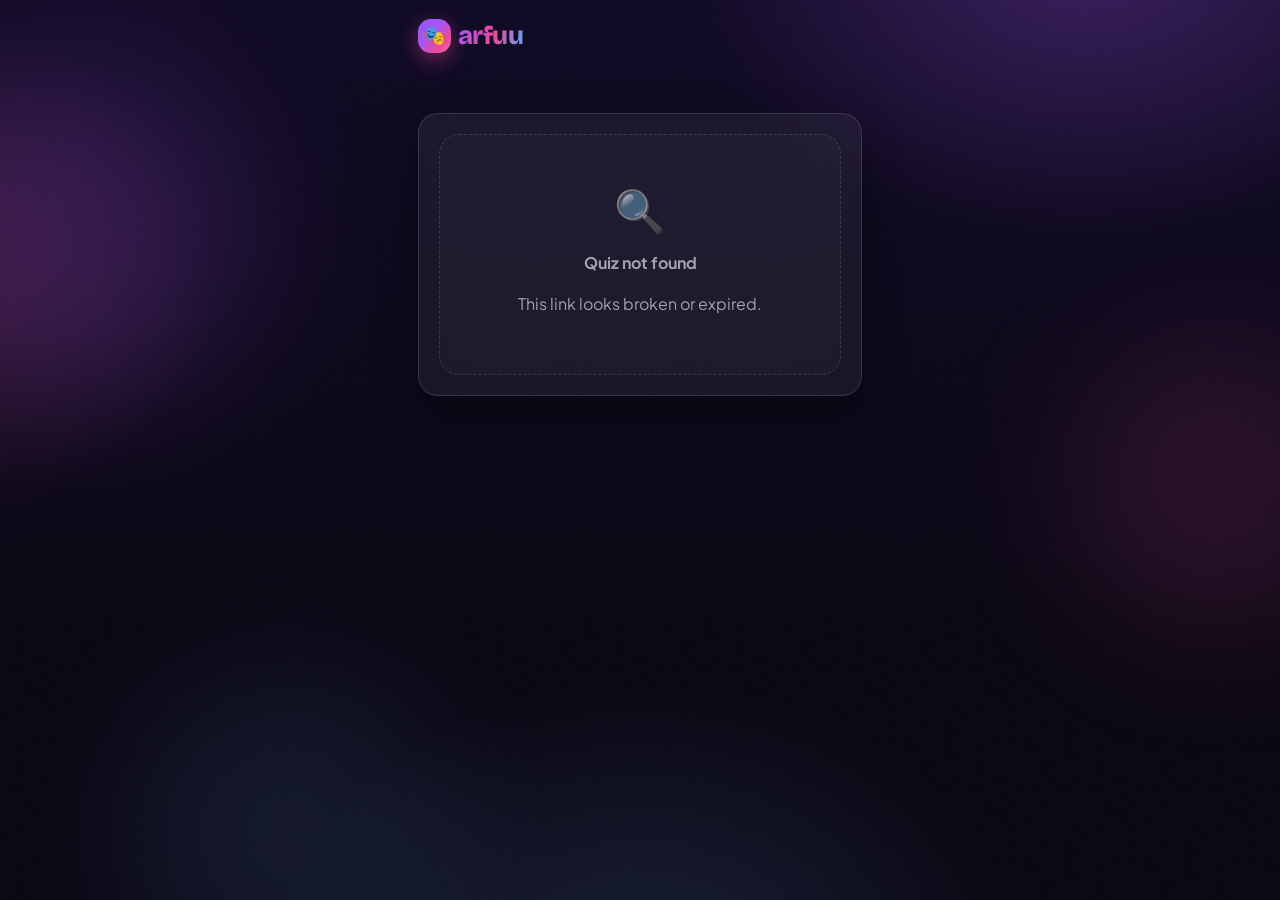
<file: take.html>
<!DOCTYPE html>
<html lang="en">
<head>
  <meta charset="UTF-8">
  <meta name="viewport" content="width=device-width, initial-scale=1.0">
  <title>Take the quiz — arfuu</title>
  <link rel="preconnect" href="https://fonts.googleapis.com">
  <link rel="preconnect" href="https://fonts.gstatic.com" crossorigin>
  <link href="https://fonts.googleapis.com/css2?family=Bricolage+Grotesque:wght@500;700;800&family=Plus+Jakarta+Sans:wght@400;600;700;800&display=swap" rel="stylesheet">
  <link rel="stylesheet" href="css/style.css">
</head>
<body>
  <!-- ambient background layers (every page) -->
  <div class="bg-fx"><i class="blob b1"></i><i class="blob b2"></i><i class="blob b3"></i></div>
  <div class="grain"></div>

  <div class="wrap">
    <!-- top nav -->
    <nav class="nav">
      <a class="logo" href="index.html"><span class="mark">🎭</span><em>arfuu</em></a>
    </nav>

    <!-- STEP 1: who is playing? (name gate) -->
    <div class="card center mt-4 rise" id="gate">
      <div style="font-size:3rem">🙋</div>
      <h1 class="mt-2" style="font-size:1.9rem">Who's playing?</h1>
      <p class="lead">Your name goes on the leaderboard — no skipping! 😄</p>
      <div class="field mt-3" style="text-align:left">
        <input type="text" id="playerName" maxlength="30" placeholder="Your name ✨" autocomplete="off">
      </div>
      <button class="btn btn-primary btn-block mt-2" id="startBtn">Start the quiz 🚀</button>
      <p class="err hidden" id="gateErr" role="alert"></p>
    </div>

    <!-- STEP 2: play through the questions -->
    <div class="hidden" id="play">
      <div class="row between mt-2">
        <span class="step-label" id="qCounter">Question 1 of 5</span>
        <span class="chip" id="qTag"></span>
      </div>
      <div class="progress mt-2"><i id="qBar"></i></div>
      <h2 class="mt-3" id="qText"></h2>
      <div class="stack mt-3" id="qOpts"></div>
      <div class="row mt-3">
        <button class="btn btn-ghost" id="prevBtn">← Prev</button>
        <button class="btn btn-primary" id="nextBtn" style="flex:1">Next →</button>
      </div>
    </div>

    <!-- STEP 3: double-check answers before submitting -->
    <div class="hidden" id="review">
      <h2 class="mt-3">Double-check 👀</h2>
      <p class="lead">Here's what you've got — tap change to fix any answer.</p>
      <div class="stack mt-3" id="revList"></div>
      <div class="row mt-2">
        <span class="chip" id="revName"></span>
        <span class="muted" id="revCount"></span>
      </div>
      <button class="btn btn-primary btn-block btn-lg mt-2" id="submitBtn">Submit My Answers 💌</button>
      <p class="hint" id="submitHint"></p>
    </div>
  </div>

  <script src="js/store.js"></script>
  <script>
    // ============================================================
    // take.html — play a friend's quiz (?id=…).
    // Flow: name gate → one question at a time → review → submit.
    // Submit goes through QuizStore.addResponse, which grades the
    // answers; the result is stashed for result.html to display.
    // ============================================================

    const LETTERS = ['A', 'B', 'C', 'D', 'E', 'F'];

    let quiz = null;        // the quiz being played
    let playerName = '';    // who is playing
    let idx = 0;            // current question index
    let picks = [];         // picks[i] = chosen option index, -1 = unanswered

    // ---- small UI helpers ----
    function showGateErr(msg) {
      const el = $('#gateErr');
      el.textContent = msg;
      el.classList.remove('hidden');
    }
    function hideGateErr() {
      const el = $('#gateErr');
      el.classList.add('hidden');
      el.textContent = '';
    }
    function show(el) { el.classList.remove('hidden'); }
    function hide(el) { el.classList.add('hidden'); }

    // ---- STEP 1: name gate ----
    function startQuiz() {
      hideGateErr();
      const name = $('#playerName').value.trim();
      if (name.length < 2) {
        showGateErr('We need at least 2 letters — pick a name 😄');
        $('#playerName').focus();
        return;
      }
      playerName = name;
      $('#revName').textContent = `🙋 ${name}`;
      hide($('#gate'));
      show($('#play'));
      renderQ();
    }

    $('#startBtn').addEventListener('click', startQuiz);
    // Enter key starts too.
    $('#playerName').addEventListener('keydown', (e) => { if (e.key === 'Enter') startQuiz(); });

    // ---- STEP 2: render the current question ----
    function answeredCount() {
      return picks.filter((p) => p >= 0).length;
    }

    function renderQ() {
      const n = quiz.questions.length;
      const q = quiz.questions[idx];

      $('#qCounter').textContent = `Question ${idx + 1} of ${n}`;
      // Progress = how many questions have an answer, not how far we've scrolled.
      $('#qBar').style.width = (answeredCount() / n * 100) + '%';

      // Re-trigger the pop animation on the question text.
      const qText = $('#qText');
      qText.textContent = q.text;
      qText.classList.remove('pop');
      void qText.offsetWidth; // force the browser to notice the class removal
      qText.classList.add('pop');

      renderOpts();

      $('#prevBtn').disabled = idx === 0;
      const nextBtn = $('#nextBtn');
      if (idx === n - 1) {
        nextBtn.textContent = 'Review 👀';
        nextBtn.classList.remove('btn-primary');
        nextBtn.classList.add('btn-soft');
      } else {
        nextBtn.textContent = 'Next →';
        nextBtn.classList.remove('btn-soft');
        nextBtn.classList.add('btn-primary');
      }
    }

    // Paint the answer buttons; only re-painted when the question changes
    // or a pick is made.
    function renderOpts() {
      const q = quiz.questions[idx];
      $('#qOpts').innerHTML = q.options.map((opt, i) => `
        <button class="opt${picks[idx] === i ? ' selected' : ''}" data-i="${i}">
          <span class="key">${LETTERS[i]}</span>${esc(opt)}
        </button>`).join('');
    }

    $('#qOpts').addEventListener('click', (e) => {
      const btn = e.target.closest('.opt');
      if (!btn) return;
      picks[idx] = Number(btn.dataset.i);
      renderOpts(); // refresh the .selected highlight only
    });

    $('#prevBtn').addEventListener('click', () => {
      if (idx > 0) { idx -= 1; renderQ(); }
    });

    $('#nextBtn').addEventListener('click', () => {
      if (idx < quiz.questions.length - 1) {
        idx += 1;
        renderQ();
      } else {
        showReview();
      }
    });

    // ---- STEP 3: review screen ----
    function showReview() {
      hide($('#play'));
      show($('#review'));

      $('#revList').innerHTML = quiz.questions.map((q, i) => {
        const pick = picks[i] >= 0 ? q.options[picks[i]] : '— not answered';
        return `
          <div class="review-item">
            <div class="rq">${i + 1}. ${esc(q.text)}</div>
            <div class="row between mt-1">
              <div class="ra">Your pick: ${esc(pick)}</div>
              <button class="btn btn-sm btn-ghost" data-i="${i}">Change</button>
            </div>
          </div>`;
      }).join('');

      const done = answeredCount();
      const n = quiz.questions.length;
      $('#revCount').textContent = `${done}/${n} answered`;

      const allAnswered = picks.every((p) => p >= 0);
      $('#submitBtn').disabled = !allAnswered;
      $('#submitHint').textContent = allAnswered
        ? 'Ready when you are ✨'
        : 'Answer every question to unlock submit 🔒';
    }

    // "Change" jumps back to that question.
    $('#revList').addEventListener('click', (e) => {
      const btn = e.target.closest('[data-i]');
      if (!btn) return;
      idx = Number(btn.dataset.i);
      hide($('#review'));
      show($('#play'));
      renderQ();
    });

    $('#submitBtn').addEventListener('click', async () => {
      const btn = $('#submitBtn');
      btn.disabled = true;
      btn.textContent = 'Sending… 💌';
      try {
        const res = await QuizStore.addResponse(quiz.id, { playerName, picks });
        // result.html picks this up and shows the score + breakdown.
        sessionStorage.setItem('arfuu_last', JSON.stringify({ quizId: quiz.id, result: res }));
        location.href = 'result.html';
      } catch (e) {
        btn.disabled = false;
        btn.textContent = 'Submit My Answers 💌';
        toast("Couldn't submit — check your connection 😢");
      }
    });

    // ---- init: load the quiz from ?id= ----
    (async function init() {
      const id = new URLSearchParams(location.search).get('id');
      let loaded = null;
      try {
        loaded = id ? await QuizStore.get(id) : null;
      } catch (e) { loaded = null; }

      if (!loaded || !loaded.questions || !loaded.questions.length) {
        $('#gate').innerHTML = '<div class="empty"><span class="big">🔍</span><b>Quiz not found</b><p>This link looks broken or expired.</p></div>';
        return;
      }

      quiz = loaded;
      picks = new Array(quiz.questions.length).fill(-1);
      $('#qTag').textContent = `💜 ${quiz.creatorName}'s quiz`;
    })();
  </script>
</body>
</html>
</file>
<file: css/style.css>
/* ============================================================
   arfuu — design system
   Dark midnight-purple / hot-pink Gen Z social aesthetic.
   Mobile-first. Reusable classes; pages should only use these
   tokens + components, no one-off colors.
   ============================================================ */

:root {
  /* --- surfaces --- */
  --bg0: #070410;          /* near-black purple */
  --bg1: #0d0722;          /* midnight purple */
  --navy: #151032;         /* deep navy-purple */
  --card: rgba(255, 255, 255, 0.055);
  --card-strong: rgba(255, 255, 255, 0.09);
  --brd: rgba(255, 255, 255, 0.13);
  --brd-soft: rgba(255, 255, 255, 0.08);

  /* --- brand gradients --- */
  --violet: #8b5cf6;
  --purple: #a855f7;
  --pink: #ec4899;
  --pink-soft: #f472b6;
  --blue: #60a5fa;
  --grad: linear-gradient(135deg, var(--violet), var(--purple) 40%, var(--pink) 75%, var(--pink-soft));
  --grad-text: linear-gradient(100deg, var(--purple), var(--pink) 55%, var(--blue));

  /* --- text --- */
  --txt: #f6f2ff;
  --muted: rgba(246, 242, 255, 0.62);
  --faint: rgba(246, 242, 255, 0.42);

  /* --- feedback --- */
  --good: #34d399;
  --bad: #fb7185;
  --warn: #fbbf24;

  /* --- shape & space --- */
  --r: 1.25rem;            /* card radius */
  --r-sm: 0.85rem;
  --r-lg: 1.75rem;
  --font-body: "Plus Jakarta Sans", system-ui, -apple-system, "Segoe UI", sans-serif;
  --font-display: "Bricolage Grotesque", "Plus Jakarta Sans", system-ui, sans-serif;
}

* { box-sizing: border-box; }
html { -webkit-text-size-adjust: 100%; }
body {
  margin: 0;
  font-family: var(--font-body);
  color: var(--txt);
  background: var(--bg0);
  min-height: 100vh;
  line-height: 1.55;
  overflow-x: hidden;
}

/* --- ambient background: gradient blobs + grain --- */
.bg-fx { position: fixed; inset: 0; z-index: -2; overflow: hidden; background:
  radial-gradient(42rem 30rem at 85% -5%, rgba(168, 85, 247, 0.28), transparent 60%),
  radial-gradient(36rem 28rem at -10% 30%, rgba(236, 72, 153, 0.20), transparent 60%),
  radial-gradient(40rem 32rem at 50% 110%, rgba(96, 165, 250, 0.16), transparent 60%),
  linear-gradient(180deg, var(--bg1), var(--bg0) 70%);
}
.blob { position: absolute; border-radius: 50%; filter: blur(70px); opacity: 0.5; animation: drift 14s ease-in-out infinite alternate; }
.blob.b1 { width: 22rem; height: 22rem; left: -6rem; top: 6%; background: rgba(168, 85, 247, 0.35); }
.blob.b2 { width: 18rem; height: 18rem; right: -5rem; top: 38%; background: rgba(236, 72, 153, 0.28); animation-delay: -5s; }
.blob.b3 { width: 20rem; height: 20rem; left: 10%; bottom: -6rem; background: rgba(96, 165, 250, 0.22); animation-delay: -9s; }
@keyframes drift { from { transform: translate(0, 0) scale(1); } to { transform: translate(2rem, -2.5rem) scale(1.12); } }
.grain { position: fixed; inset: 0; z-index: -1; pointer-events: none; opacity: 0.05;
  background-image: url("data:image/svg+xml,%3Csvg xmlns='http://www.w3.org/2000/svg' width='120' height='120'%3E%3Cfilter id='n'%3E%3CfeTurbulence type='fractalNoise' baseFrequency='0.9' numOctaves='2'/%3E%3C/filter%3E%3Crect width='120' height='120' filter='url(%23n)' opacity='1'/%3E%3C/svg%3E");
}

/* --- layout --- */
.wrap { max-width: 30rem; margin: 0 auto; padding: 0 1.1rem 3rem; }
.wrap-wide { max-width: 64rem; margin: 0 auto; padding: 0 1.1rem 3rem; }
.center { text-align: center; }
.stack { display: flex; flex-direction: column; gap: 0.9rem; }
.row { display: flex; gap: 0.7rem; align-items: center; }
.between { justify-content: space-between; }
.grid-2 { display: grid; grid-template-columns: 1fr 1fr; gap: 0.9rem; }
.mt-1 { margin-top: 0.5rem; } .mt-2 { margin-top: 1rem; }
.mt-3 { margin-top: 1.6rem; } .mt-4 { margin-top: 2.6rem; }
.hidden { display: none !important; }

/* --- nav --- */
.nav { display: flex; align-items: center; justify-content: space-between; padding: 1rem 0; }
.logo { font-family: var(--font-display); font-weight: 800; font-size: 1.6rem; letter-spacing: -0.02em;
  color: var(--txt); text-decoration: none; display: inline-flex; align-items: center; gap: 0.4rem; }
.logo .mark { display: inline-grid; place-items: center; width: 2.1rem; height: 2.1rem; border-radius: 0.8rem;
  background: var(--grad); box-shadow: 0 6px 20px rgba(236, 72, 153, 0.45); font-size: 1.15rem; }
.logo em { font-style: normal; background: var(--grad-text); -webkit-background-clip: text; background-clip: text; color: transparent; }
.nav-links { display: flex; gap: 0.6rem; align-items: center; }

/* --- typography --- */
h1, h2, h3 { font-family: var(--font-display); letter-spacing: -0.02em; line-height: 1.12; margin: 0; }
h1 { font-size: clamp(2.1rem, 8.5vw, 3.4rem); font-weight: 800; }
h2 { font-size: 1.45rem; font-weight: 700; }
h3 { font-size: 1.1rem; font-weight: 700; }
.lead { color: var(--muted); font-size: 1.05rem; margin: 0.7rem 0 0; }
.muted { color: var(--muted); }
.grad-text { background: var(--grad-text); -webkit-background-clip: text; background-clip: text; color: transparent; }
.eyebrow { display: inline-flex; align-items: center; gap: 0.4rem; font-size: 0.82rem; font-weight: 700;
  letter-spacing: 0.06em; text-transform: uppercase; color: var(--pink-soft);
  background: rgba(236, 72, 153, 0.12); border: 1px solid rgba(236, 72, 153, 0.35);
  padding: 0.35rem 0.8rem; border-radius: 999px; }

/* --- buttons --- */
.btn { display: inline-flex; align-items: center; justify-content: center; gap: 0.5rem;
  font-family: var(--font-body); font-weight: 800; font-size: 1rem; text-decoration: none; cursor: pointer;
  border: 1px solid transparent; border-radius: 1rem; padding: 0.9rem 1.4rem; color: var(--txt);
  transition: transform 0.15s ease, box-shadow 0.2s ease, filter 0.2s ease, background 0.2s ease;
  -webkit-tap-highlight-color: transparent; user-select: none; }
.btn:active { transform: scale(0.97); }
.btn-primary { background: var(--grad); box-shadow: 0 10px 28px rgba(168, 85, 247, 0.45), 0 4px 14px rgba(236, 72, 153, 0.35); }
.btn-primary:hover { filter: brightness(1.1); box-shadow: 0 12px 34px rgba(168, 85, 247, 0.6), 0 4px 16px rgba(236, 72, 153, 0.45); }
.btn-ghost { background: var(--card); border-color: var(--brd); backdrop-filter: blur(12px); -webkit-backdrop-filter: blur(12px); }
.btn-ghost:hover { background: var(--card-strong); }
.btn-soft { background: rgba(139, 92, 246, 0.16); border-color: rgba(139, 92, 246, 0.4); color: #d9c8ff; }
.btn-soft:hover { background: rgba(139, 92, 246, 0.26); }
.btn-danger { background: rgba(251, 113, 133, 0.12); border-color: rgba(251, 113, 133, 0.4); color: #fda4af; }
.btn-block { width: 100%; }
.btn-sm { padding: 0.55rem 0.95rem; font-size: 0.88rem; border-radius: 0.8rem; }
.btn-lg { padding: 1.1rem 1.8rem; font-size: 1.1rem; border-radius: 1.2rem; }
.btn[disabled] { opacity: 0.45; cursor: not-allowed; transform: none; box-shadow: none; }
.icon-btn { display: inline-grid; place-items: center; width: 2.3rem; height: 2.3rem; border-radius: 0.75rem;
  background: var(--card); border: 1px solid var(--brd); color: var(--txt); font-size: 1.05rem; cursor: pointer;
  transition: transform 0.15s ease, background 0.2s ease; }
.icon-btn:hover { background: var(--card-strong); }
.icon-btn:active { transform: scale(0.92); }
.icon-btn.on { background: var(--grad); border-color: transparent; color: #fff;
  box-shadow: 0 4px 14px rgba(168, 85, 247, 0.5); }

/* --- cards & chips --- */
.card { background: var(--card); border: 1px solid var(--brd); border-radius: var(--r);
  padding: 1.25rem; backdrop-filter: blur(18px); -webkit-backdrop-filter: blur(18px);
  box-shadow: 0 18px 40px rgba(0, 0, 0, 0.35); }
.card-glow { border-color: rgba(168, 85, 247, 0.45); box-shadow: 0 0 0 1px rgba(168, 85, 247, 0.25), 0 18px 44px rgba(0, 0, 0, 0.4), 0 0 32px rgba(168, 85, 247, 0.18); }
.chip { display: inline-flex; align-items: center; gap: 0.35rem; font-size: 0.8rem; font-weight: 700;
  padding: 0.32rem 0.75rem; border-radius: 999px; background: rgba(139, 92, 246, 0.16);
  border: 1px solid rgba(139, 92, 246, 0.4); color: #d9c8ff; white-space: nowrap; }
.chip.pink { background: rgba(236, 72, 153, 0.14); border-color: rgba(236, 72, 153, 0.4); color: #f9a8d4; }
.chip.green { background: rgba(52, 211, 153, 0.12); border-color: rgba(52, 211, 153, 0.4); color: #6ee7b7; }
.chip.blue { background: rgba(96, 165, 250, 0.12); border-color: rgba(96, 165, 250, 0.4); color: #93c5fd; }
.badge-num { display: inline-grid; place-items: center; min-width: 2rem; height: 2rem; padding: 0 0.5rem;
  border-radius: 0.75rem; background: var(--grad); font-weight: 800; font-size: 0.95rem; color: #fff;
  box-shadow: 0 4px 14px rgba(168, 85, 247, 0.5); }
.step-label { font-size: 0.85rem; font-weight: 700; color: var(--muted); letter-spacing: 0.04em; }

/* --- forms --- */
.field { display: flex; flex-direction: column; gap: 0.4rem; }
.field label { font-size: 0.85rem; font-weight: 700; color: var(--muted); letter-spacing: 0.03em; }
input[type="text"], input[type="url"], textarea {
  width: 100%; font-family: var(--font-body); font-size: 1rem; color: var(--txt);
  background: rgba(0, 0, 0, 0.35); border: 1px solid var(--brd); border-radius: var(--r-sm);
  padding: 0.9rem 1rem; outline: none; transition: border-color 0.2s ease, box-shadow 0.2s ease; }
input[type="text"]:focus, input[type="url"]:focus, textarea:focus {
  border-color: var(--purple); box-shadow: 0 0 0 3px rgba(168, 85, 247, 0.25); }
input::placeholder, textarea::placeholder { color: var(--faint); }
textarea { resize: vertical; min-height: 4.5rem; }
.hint { font-size: 0.85rem; color: var(--faint); margin: 0.4rem 0 0; }
.err { font-size: 0.9rem; font-weight: 700; color: var(--bad); margin: 0.5rem 0 0; }

/* --- quiz answer options --- */
.opt { display: flex; align-items: center; gap: 0.85rem; width: 100%; text-align: left;
  font-family: var(--font-body); font-size: 1.02rem; font-weight: 600; color: var(--txt); cursor: pointer;
  background: var(--card); border: 1.5px solid var(--brd); border-radius: var(--r);
  padding: 1rem 1.1rem; backdrop-filter: blur(12px); -webkit-backdrop-filter: blur(12px);
  transition: transform 0.15s ease, border-color 0.2s ease, background 0.2s ease, box-shadow 0.2s ease; }
button.opt { appearance: none; }
.opt:hover { border-color: rgba(168, 85, 247, 0.55); transform: translateY(-1px); }
.opt:active { transform: scale(0.98); }
.opt .key { flex: none; display: inline-grid; place-items: center; width: 2rem; height: 2rem; border-radius: 0.7rem;
  background: rgba(139, 92, 246, 0.18); border: 1px solid rgba(139, 92, 246, 0.45); font-weight: 800; font-size: 0.9rem; color: #d9c8ff; }
.opt.selected { border-color: var(--purple); background: rgba(168, 85, 247, 0.18);
  box-shadow: 0 0 0 3px rgba(168, 85, 247, 0.22), 0 8px 24px rgba(168, 85, 247, 0.3); }
.opt.selected .key { background: var(--grad); border-color: transparent; color: #fff; }
.opt.correct { border-color: var(--good); background: rgba(52, 211, 153, 0.14); box-shadow: 0 0 0 3px rgba(52, 211, 153, 0.2); }
.opt.correct .key { background: var(--good); border-color: transparent; color: #06281c; }
.opt.wrong { border-color: var(--bad); background: rgba(251, 113, 133, 0.12); }
.opt.wrong .key { background: var(--bad); border-color: transparent; color: #3b0a12; }
.opt.dim { opacity: 0.45; }
.opt[disabled] { cursor: default; }
.opt[disabled]:hover { transform: none; }

/* --- progress --- */
.progress { height: 0.7rem; border-radius: 999px; background: rgba(255, 255, 255, 0.08);
  border: 1px solid var(--brd-soft); overflow: hidden; }
.progress > i { display: block; height: 100%; width: 0; border-radius: 999px; background: var(--grad);
  box-shadow: 0 0 12px rgba(236, 72, 153, 0.6); transition: width 0.45s cubic-bezier(0.22, 1, 0.36, 1); }

/* --- stats --- */
.stats { display: grid; grid-template-columns: repeat(3, 1fr); gap: 0.8rem; }
.stat { background: var(--card); border: 1px solid var(--brd); border-radius: var(--r);
  padding: 1rem 0.6rem; text-align: center; backdrop-filter: blur(12px); -webkit-backdrop-filter: blur(12px); }
.stat b { display: block; font-family: var(--font-display); font-size: 1.6rem; font-weight: 800; }
.stat span { font-size: 0.78rem; color: var(--muted); font-weight: 600; }

/* --- review / results --- */
.score-big { font-family: var(--font-display); font-weight: 800; letter-spacing: -0.03em;
  font-size: clamp(3.4rem, 18vw, 5.2rem); line-height: 1; background: var(--grad-text);
  -webkit-background-clip: text; background-clip: text; color: transparent;
  filter: drop-shadow(0 6px 24px rgba(168, 85, 247, 0.45)); }
.review-item { border: 1px solid var(--brd-soft); border-radius: var(--r-sm); padding: 0.9rem 1rem; background: rgba(0,0,0,0.22); }
.review-item .rq { font-weight: 700; font-size: 0.98rem; }
.review-item .ra { font-size: 0.88rem; margin-top: 0.35rem; color: var(--muted); }
.review-item.good { border-color: rgba(52, 211, 153, 0.45); }
.review-item.bad { border-color: rgba(251, 113, 133, 0.45); }
details.rev { border: 1px solid var(--brd-soft); border-radius: var(--r-sm); background: rgba(0,0,0,0.22); overflow: hidden; }
details.rev summary { cursor: pointer; padding: 0.85rem 1rem; font-weight: 700; font-size: 0.95rem; list-style: none;
  display: flex; align-items: center; justify-content: space-between; gap: 0.6rem; }
details.rev summary::-webkit-details-marker { display: none; }
details.rev summary:hover { background: rgba(255,255,255,0.04); }
details.rev .rev-body { padding: 0 1rem 1rem; }

/* --- empty / toast / footer --- */
.empty { text-align: center; padding: 2.6rem 1.4rem; border: 1.5px dashed var(--brd);
  border-radius: var(--r); color: var(--muted); background: rgba(255,255,255,0.02); }
.empty .big { font-size: 2.6rem; display: block; margin-bottom: 0.6rem; }
.toast { position: fixed; left: 50%; bottom: 1.4rem; transform: translateX(-50%) translateY(1.2rem);
  background: rgba(20, 12, 40, 0.92); border: 1px solid rgba(168, 85, 247, 0.5); color: var(--txt);
  font-weight: 700; font-size: 0.92rem; padding: 0.8rem 1.2rem; border-radius: 999px; z-index: 99;
  opacity: 0; pointer-events: none; transition: opacity 0.25s ease, transform 0.25s ease;
  box-shadow: 0 12px 32px rgba(0,0,0,0.5); max-width: calc(100vw - 2.5rem); text-align: center;
  backdrop-filter: blur(12px); -webkit-backdrop-filter: blur(12px); }
.toast.show { opacity: 1; transform: translateX(-50%) translateY(0); }
.footer { margin-top: 3rem; padding-top: 1.6rem; border-top: 1px solid var(--brd-soft);
  color: var(--faint); font-size: 0.85rem; text-align: center; }
.footer .flogo { font-family: var(--font-display); font-weight: 800; color: var(--muted); }

/* --- playful fx --- */
.sticker { position: absolute; font-size: 1.7rem; filter: drop-shadow(0 6px 14px rgba(0,0,0,0.5));
  animation: floaty 5s ease-in-out infinite; pointer-events: none; user-select: none; }
@keyframes floaty { 0%, 100% { transform: translateY(0) rotate(-6deg); } 50% { transform: translateY(-0.9rem) rotate(6deg); } }
.float-slow { animation: floaty 7s ease-in-out infinite; }
.phone { position: relative; width: min(19rem, 86vw); margin: 0 auto; border-radius: 2.2rem;
  background: linear-gradient(160deg, #1c1236, #0d0722); border: 1px solid rgba(255,255,255,0.16);
  box-shadow: 0 30px 70px rgba(0,0,0,0.55), 0 0 50px rgba(168,85,247,0.25); padding: 1.1rem; }
.phone .notch { width: 6rem; height: 1.35rem; background: #05030c; border-radius: 999px; margin: 0 auto 1rem; }

/* --- entrance motion --- */
.rise { animation: rise 0.55s cubic-bezier(0.22, 1, 0.36, 1) both; animation-delay: var(--d, 0s); }
@keyframes rise { from { opacity: 0; transform: translateY(1.1rem); } to { opacity: 1; transform: none; } }
.pop { animation: pop 0.4s cubic-bezier(0.22, 1, 0.36, 1) both; }
@keyframes pop { from { opacity: 0; transform: scale(0.9); } to { opacity: 1; transform: scale(1); } }

/* --- focus visibility --- */
:focus-visible { outline: 2px solid var(--pink-soft); outline-offset: 3px; border-radius: 0.5rem; }

/* --- landing extras --- */
.hero-grid { display: grid; gap: 2.2rem; align-items: center; }
.steps-3 { display: grid; gap: 1rem; }
@media (min-width: 56rem) {
  .hero-grid { grid-template-columns: 1.05fr 0.95fr; }
  .steps-3 { grid-template-columns: repeat(3, 1fr); }
}
.step-card { position: relative; overflow: hidden; }
.step-card .n { font-family: var(--font-display); font-size: 2.6rem; font-weight: 800; line-height: 1;
  background: var(--grad-text); -webkit-background-clip: text; background-clip: text; color: transparent; opacity: 0.9; }

/* --- reduced motion --- */
@media (prefers-reduced-motion: reduce) {
  .rise, .pop, .float-slow, .sticker, .blob { animation: none !important; }
  .progress > i, .btn, .opt { transition: none !important; }
  html { scroll-behavior: auto; }
}
@media (prefers-reduced-motion: no-preference) { html { scroll-behavior: smooth; } }
</file>
